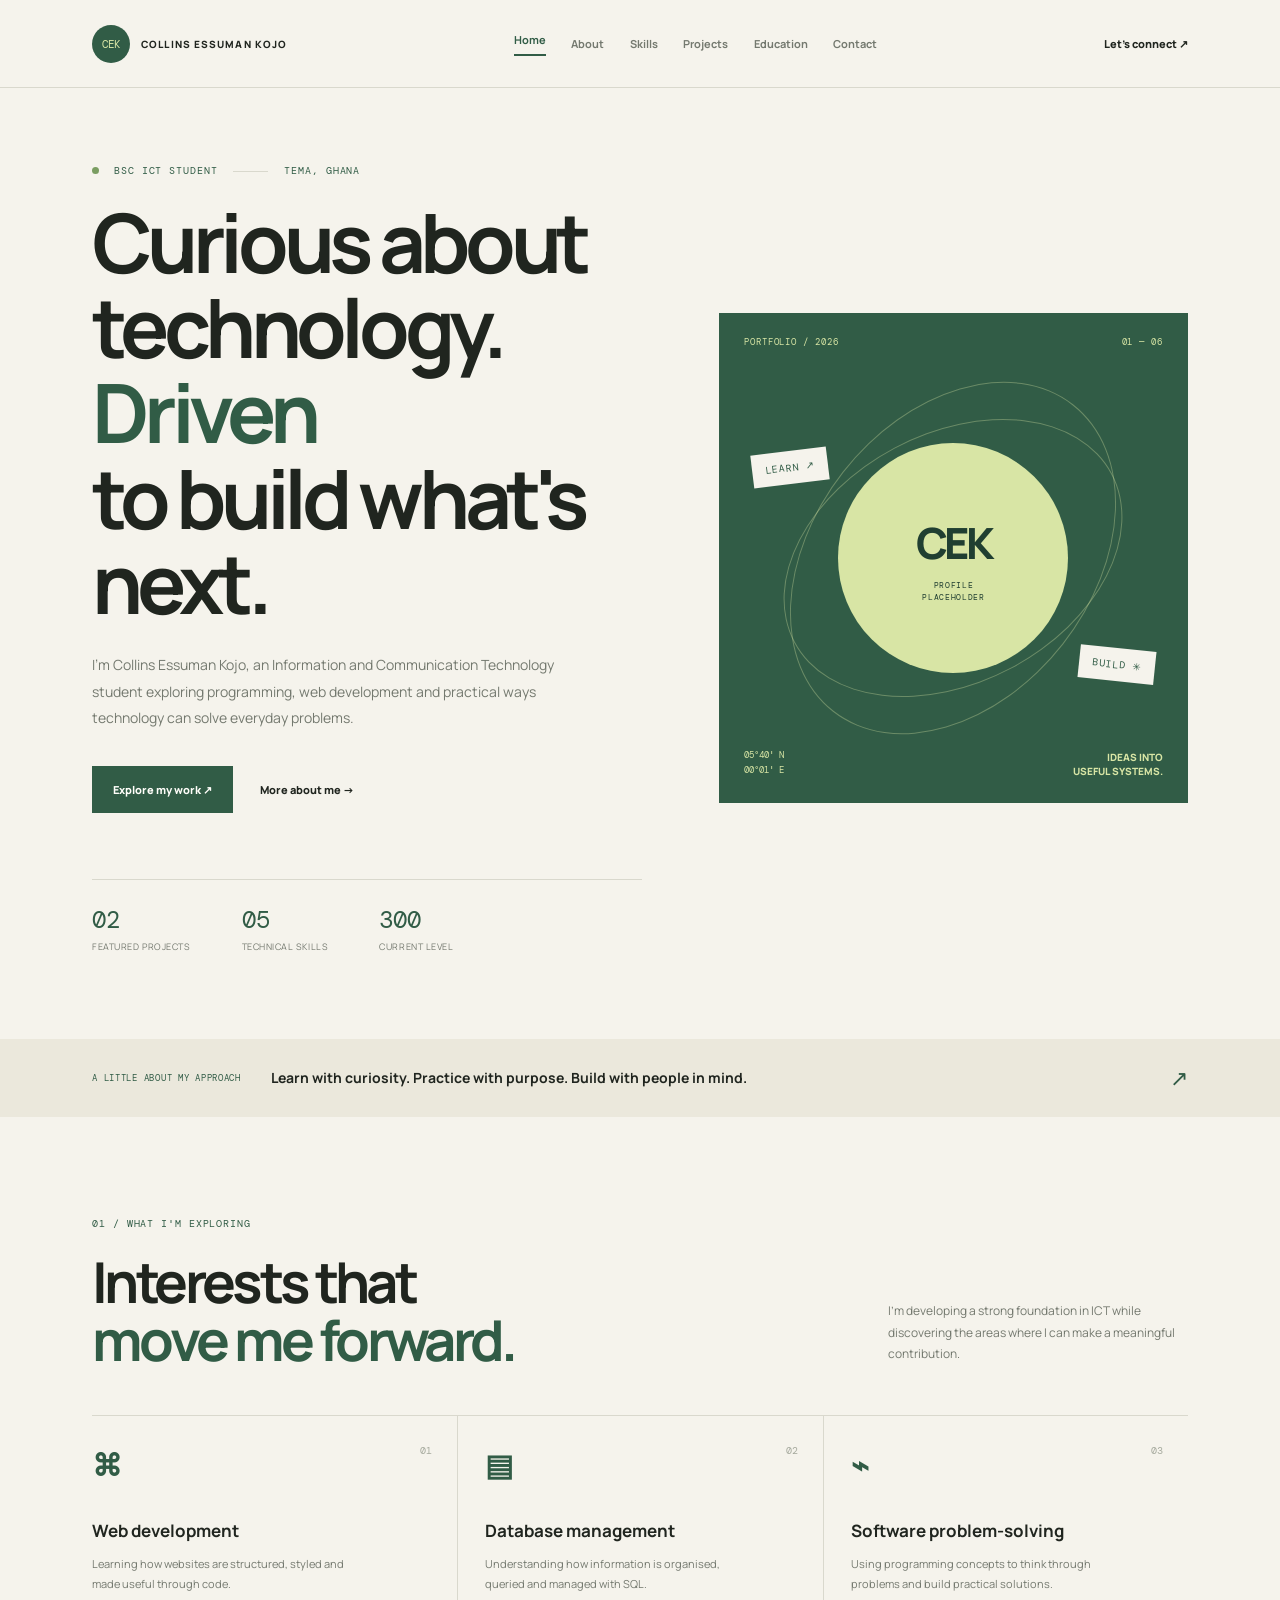
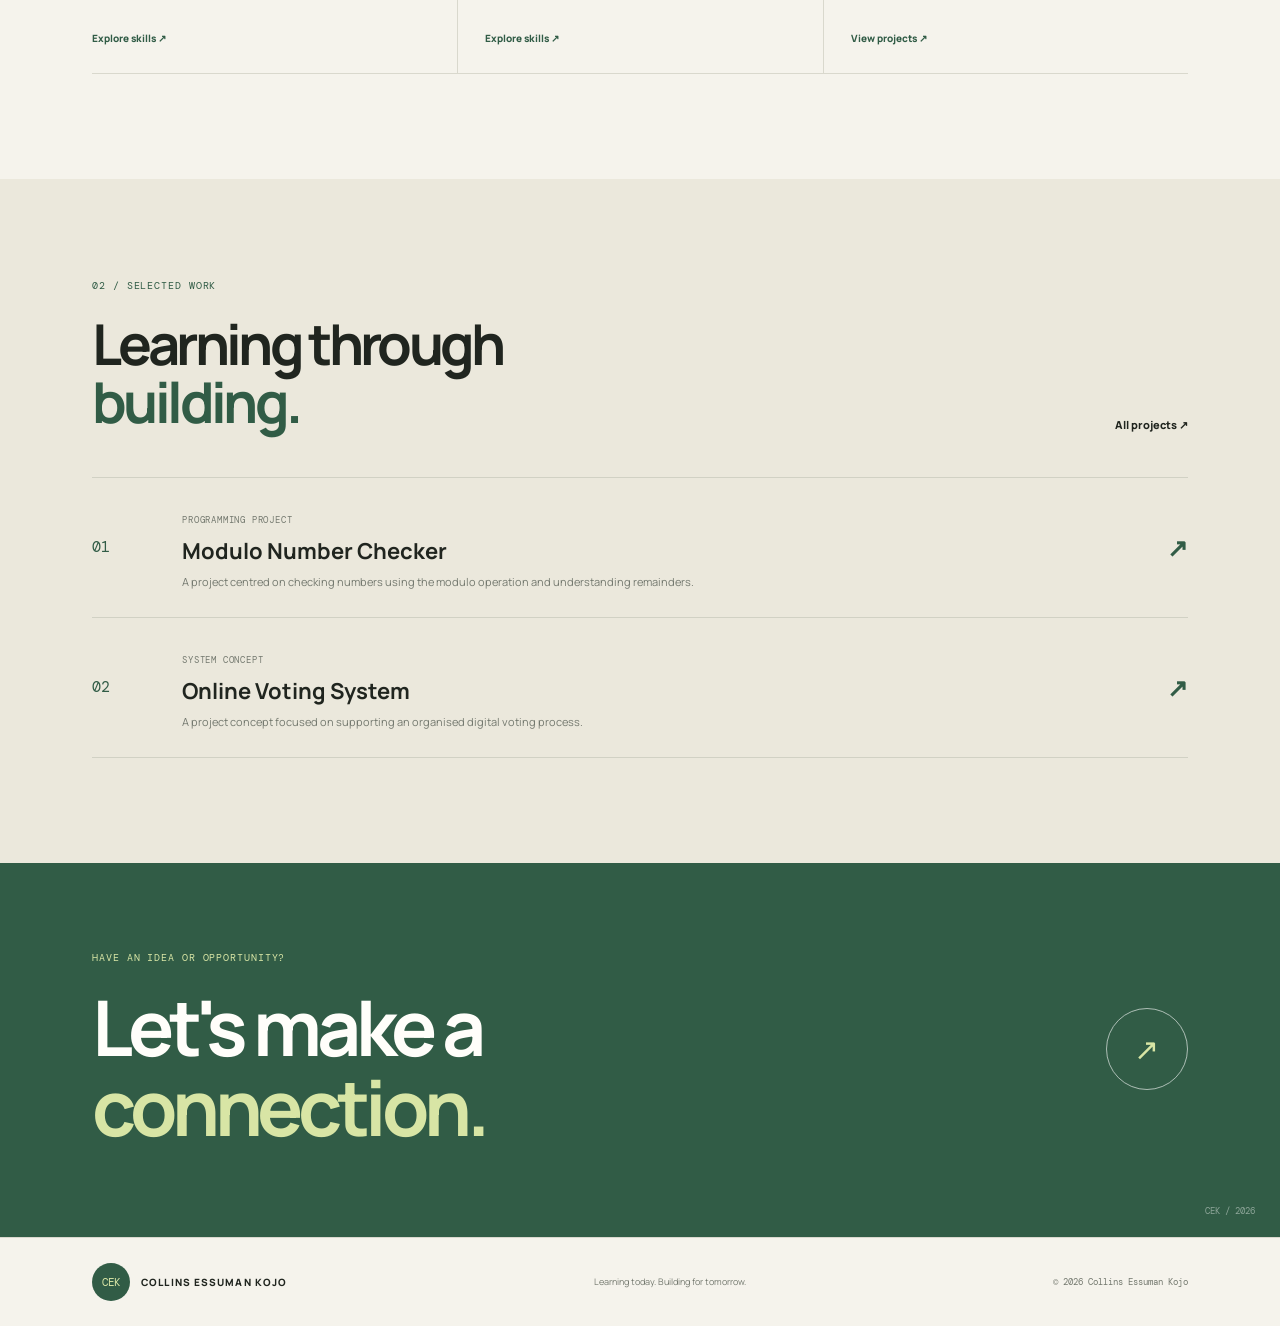
<file: index.html>
<!DOCTYPE html>
<html lang="en">
<head>
  <meta charset="UTF-8">
  <meta name="viewport" content="width=device-width, initial-scale=1.0">
  <meta name="description" content="Portfolio of Collins Essuman Kojo, BSc ICT student in Tema, Ghana.">
  <title>Collins Essuman Kojo | ICT Student</title>
  <link rel="preconnect" href="https://fonts.googleapis.com">
  <link rel="preconnect" href="https://fonts.gstatic.com" crossorigin>
  <link href="https://fonts.googleapis.com/css2?family=DM+Mono:wght@400;500&family=Manrope:wght@400;500;600;700;800&display=swap" rel="stylesheet">
  <link rel="stylesheet" href="styles.css">
  <script src="script.js" defer></script>
</head>
<body>
  <div class="shell">
    <header class="header">
      <a class="brand" href="index.html"><span class="brand-mark">CEK</span><span>COLLINS ESSUMAN KOJO</span></a>
      <button class="menu-toggle" aria-label="Open navigation" aria-expanded="false"><span></span><span></span></button>
      <nav class="nav" aria-label="Main navigation">
        <a class="active" href="index.html">Home</a><a href="about.html">About</a><a href="skills.html">Skills</a><a href="projects.html">Projects</a><a href="education.html">Education</a><a href="contact.html">Contact</a>
      </nav>
      <a class="header-link" href="contact.html">Let's connect ↗</a>
    </header>

    <main>
      <section class="hero section-pad">
        <div class="hero-copy">
          <p class="eyebrow"><span class="dot"></span> BSC ICT STUDENT <span class="rule"></span> TEMA, GHANA</p>
          <h1>Curious about<br>technology. <em>Driven</em><br>to build what's next.</h1>
          <p class="lead">I'm Collins Essuman Kojo, an Information and Communication Technology student exploring programming, web development and practical ways technology can solve everyday problems.</p>
          <div class="actions"><a class="button" href="projects.html">Explore my work ↗</a><a class="simple-link" href="about.html">More about me →</a></div>
          <div class="stats"><div><strong>02</strong><span>Featured projects</span></div><div><strong>05</strong><span>Technical skills</span></div><div><strong>300</strong><span>Current level</span></div></div>
        </div>
        <div class="hero-art" aria-label="Abstract profile placeholder">
          <div class="art-top"><span>PORTFOLIO / 2026</span><span>01 — 06</span></div>
          <div class="orbit orbit-a"></div><div class="orbit orbit-b"></div>
          <div class="avatar"><strong>CEK</strong><span>PROFILE<br>PLACEHOLDER</span></div>
          <span class="floating-tag tag-a">LEARN ↗</span><span class="floating-tag tag-b">BUILD ✳</span>
          <span class="coordinates">05°40' N<br>00°01' E</span><span class="art-caption">IDEAS INTO<br>USEFUL SYSTEMS.</span>
        </div>
      </section>

      <section class="intro-strip"><span>A LITTLE ABOUT MY APPROACH</span><p>Learn with curiosity. Practice with purpose. Build with people in mind.</p><a href="about.html">↗</a></section>

      <section class="section-pad content-section">
        <div class="section-heading"><div><p class="eyebrow">01 / WHAT I'M EXPLORING</p><h2>Interests that<br><em>move me forward.</em></h2></div><p class="section-note">I'm developing a strong foundation in ICT while discovering the areas where I can make a meaningful contribution.</p></div>
        <div class="interest-grid">
          <article><span class="index">01</span><b class="symbol">⌘</b><h3>Web development</h3><p>Learning how websites are structured, styled and made useful through code.</p><a href="skills.html">Explore skills ↗</a></article>
          <article><span class="index">02</span><b class="symbol">▤</b><h3>Database management</h3><p>Understanding how information is organised, queried and managed with SQL.</p><a href="skills.html">Explore skills ↗</a></article>
          <article><span class="index">03</span><b class="symbol">⌁</b><h3>Software problem-solving</h3><p>Using programming concepts to think through problems and build practical solutions.</p><a href="projects.html">View projects ↗</a></article>
        </div>
      </section>

      <section class="section-pad work-preview">
        <div class="section-heading"><div><p class="eyebrow">02 / SELECTED WORK</p><h2>Learning through<br><em>building.</em></h2></div><a class="simple-link" href="projects.html">All projects ↗</a></div>
        <a class="work-row" href="projects.html"><span>01</span><div><small>PROGRAMMING PROJECT</small><h3>Modulo Number Checker</h3><p>A project centred on checking numbers using the modulo operation and understanding remainders.</p></div><b>↗</b></a>
        <a class="work-row" href="projects.html"><span>02</span><div><small>SYSTEM CONCEPT</small><h3>Online Voting System</h3><p>A project concept focused on supporting an organised digital voting process.</p></div><b>↗</b></a>
      </section>

      <section class="contact-banner section-pad"><div><p class="eyebrow">HAVE AN IDEA OR OPPORTUNITY?</p><h2>Let's make a<br><em>connection.</em></h2></div><a class="round-link" href="contact.html">↗</a><span>CEK / 2026</span></section>
    </main>
    <footer class="footer"><a class="brand" href="index.html"><span class="brand-mark">CEK</span><span>COLLINS ESSUMAN KOJO</span></a><p>Learning today. Building for tomorrow.</p><small>© <span data-year></span> Collins Essuman Kojo</small></footer>
  </div>
</body>
</html>
</file>
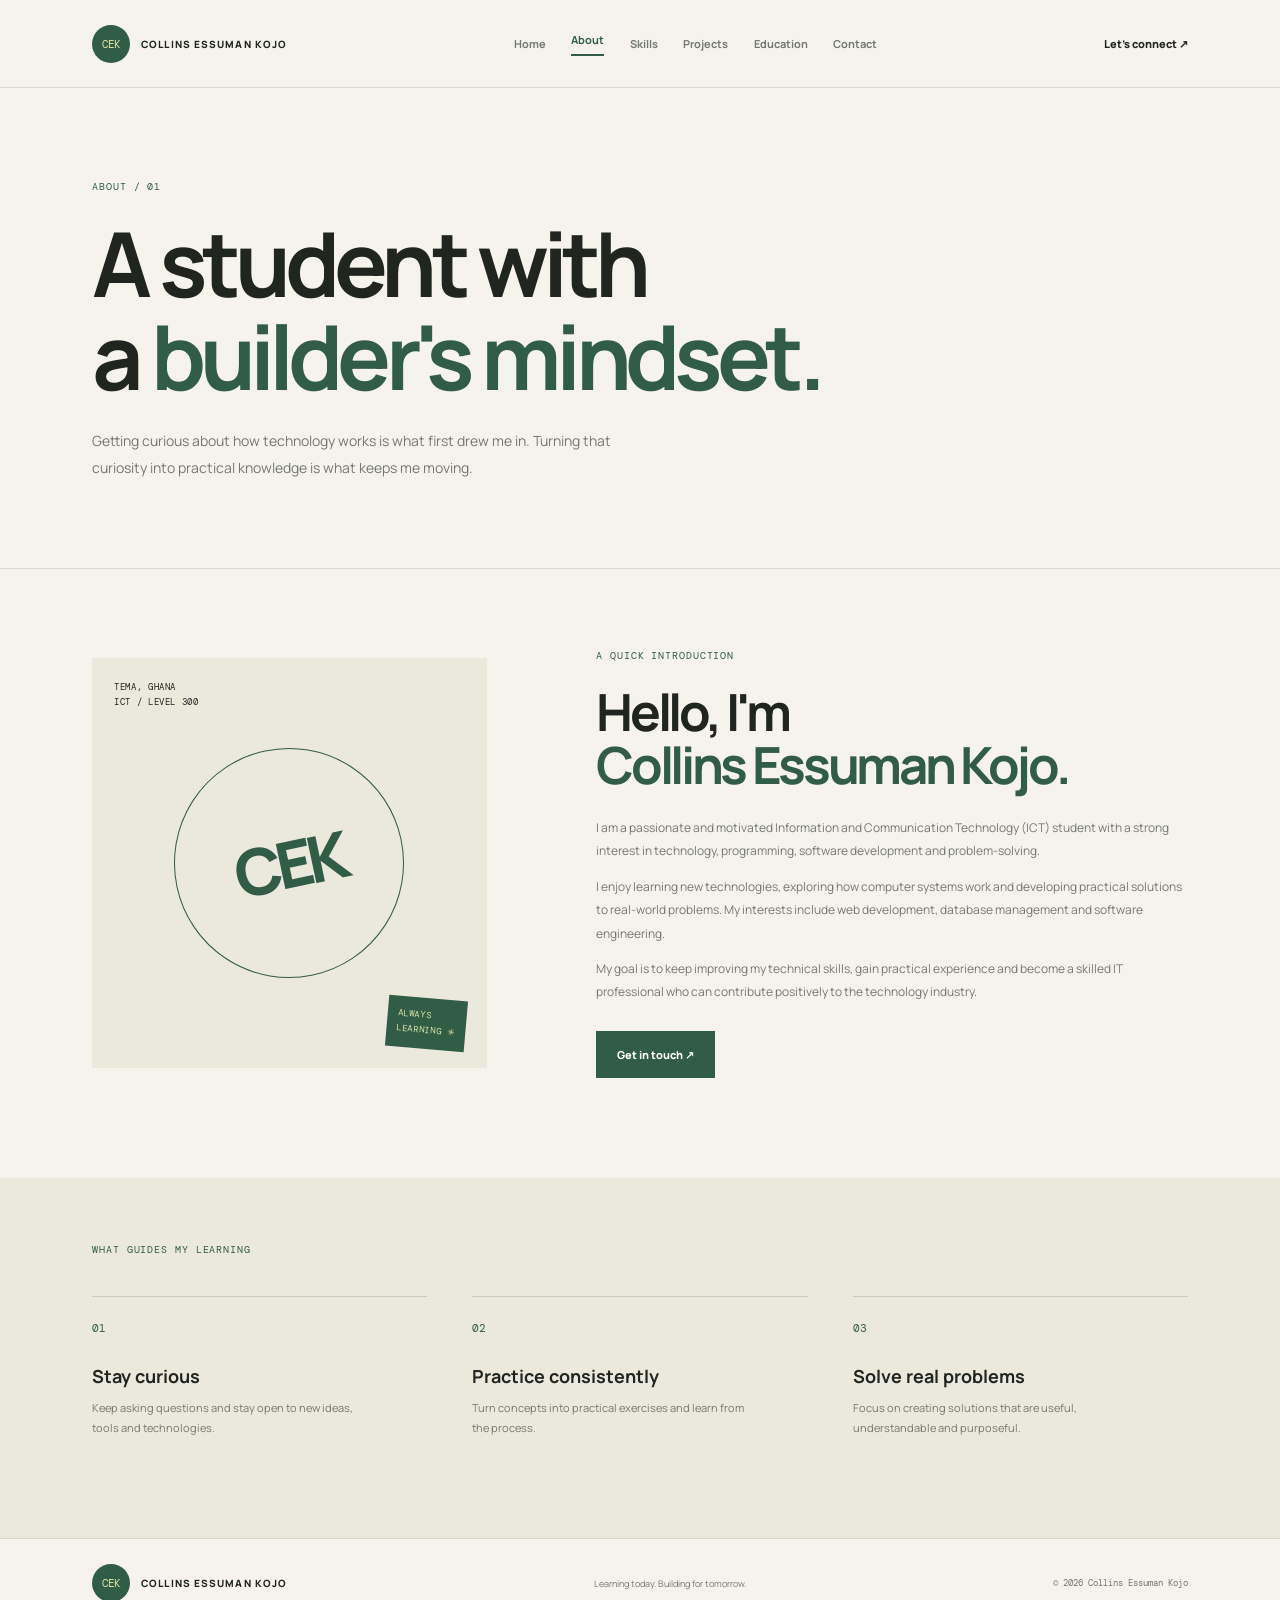
<file: about.html>
<!DOCTYPE html>
<html lang="en">
<head><meta charset="UTF-8"><meta name="viewport" content="width=device-width, initial-scale=1.0"><title>About | Collins Essuman Kojo</title><link rel="preconnect" href="https://fonts.googleapis.com"><link rel="preconnect" href="https://fonts.gstatic.com" crossorigin><link href="https://fonts.googleapis.com/css2?family=DM+Mono:wght@400;500&family=Manrope:wght@400;500;600;700;800&display=swap" rel="stylesheet"><link rel="stylesheet" href="styles.css"><script src="script.js" defer></script></head>
<body><div class="shell"><header class="header"><a class="brand" href="index.html"><span class="brand-mark">CEK</span><span>COLLINS ESSUMAN KOJO</span></a><button class="menu-toggle" aria-label="Open navigation" aria-expanded="false"><span></span><span></span></button><nav class="nav"><a href="index.html">Home</a><a class="active" href="about.html">About</a><a href="skills.html">Skills</a><a href="projects.html">Projects</a><a href="education.html">Education</a><a href="contact.html">Contact</a></nav><a class="header-link" href="contact.html">Let's connect ↗</a></header>
<main><section class="page-hero section-pad"><p class="eyebrow">ABOUT / 01</p><h1>A student with<br>a <em>builder's mindset.</em></h1><p class="lead">Getting curious about how technology works is what first drew me in. Turning that curiosity into practical knowledge is what keeps me moving.</p></section>
<section class="about-layout section-pad"><div class="about-art"><div class="monogram">CEK</div><span>TEMA, GHANA<br>ICT / LEVEL 300</span><b>ALWAYS<br>LEARNING ✳</b></div><div class="about-copy"><p class="eyebrow">A QUICK INTRODUCTION</p><h2>Hello, I'm<br><em>Collins Essuman Kojo.</em></h2><p>I am a passionate and motivated Information and Communication Technology (ICT) student with a strong interest in technology, programming, software development and problem-solving.</p><p>I enjoy learning new technologies, exploring how computer systems work and developing practical solutions to real-world problems. My interests include web development, database management and software engineering.</p><p>My goal is to keep improving my technical skills, gain practical experience and become a skilled IT professional who can contribute positively to the technology industry.</p><a class="button" href="contact.html">Get in touch ↗</a></div></section>
<section class="values section-pad"><p class="eyebrow">WHAT GUIDES MY LEARNING</p><div class="values-grid"><article><span>01</span><h3>Stay curious</h3><p>Keep asking questions and stay open to new ideas, tools and technologies.</p></article><article><span>02</span><h3>Practice consistently</h3><p>Turn concepts into practical exercises and learn from the process.</p></article><article><span>03</span><h3>Solve real problems</h3><p>Focus on creating solutions that are useful, understandable and purposeful.</p></article></div></section></main>
<footer class="footer"><a class="brand" href="index.html"><span class="brand-mark">CEK</span><span>COLLINS ESSUMAN KOJO</span></a><p>Learning today. Building for tomorrow.</p><small>© <span data-year></span> Collins Essuman Kojo</small></footer></div></body></html>
</file>
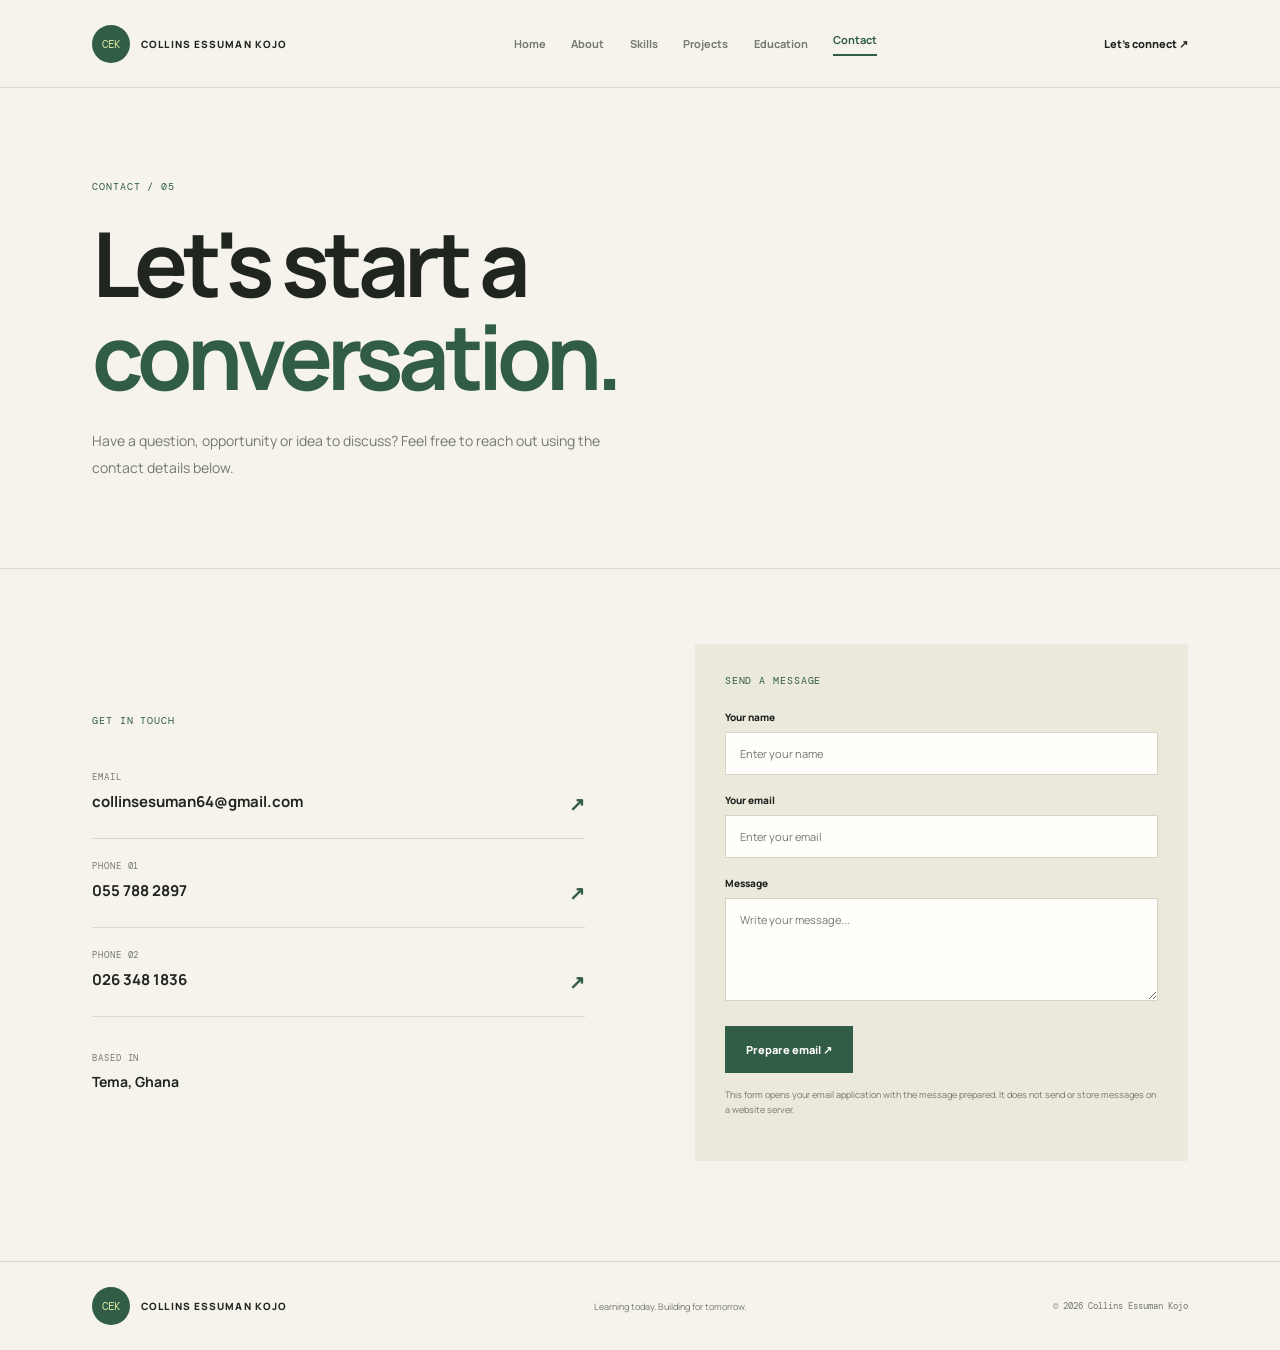
<file: contact.html>
<!DOCTYPE html>
<html lang="en">
<head><meta charset="UTF-8"><meta name="viewport" content="width=device-width, initial-scale=1.0"><title>Contact | Collins Essuman Kojo</title><link rel="preconnect" href="https://fonts.googleapis.com"><link rel="preconnect" href="https://fonts.gstatic.com" crossorigin><link href="https://fonts.googleapis.com/css2?family=DM+Mono:wght@400;500&family=Manrope:wght@400;500;600;700;800&display=swap" rel="stylesheet"><link rel="stylesheet" href="styles.css"><script src="script.js" defer></script></head>
<body><div class="shell"><header class="header"><a class="brand" href="index.html"><span class="brand-mark">CEK</span><span>COLLINS ESSUMAN KOJO</span></a><button class="menu-toggle" aria-label="Open navigation" aria-expanded="false"><span></span><span></span></button><nav class="nav"><a href="index.html">Home</a><a href="about.html">About</a><a href="skills.html">Skills</a><a href="projects.html">Projects</a><a href="education.html">Education</a><a class="active" href="contact.html">Contact</a></nav><a class="header-link" href="contact.html">Let's connect ↗</a></header>
<main><section class="page-hero section-pad"><p class="eyebrow">CONTACT / 05</p><h1>Let's start a<br><em>conversation.</em></h1><p class="lead">Have a question, opportunity or idea to discuss? Feel free to reach out using the contact details below.</p></section>
<section class="contact-layout section-pad"><div class="contact-details"><p class="eyebrow">GET IN TOUCH</p><a class="contact-method" href="mailto:collinsesuman64@gmail.com"><span>EMAIL</span><strong>collinsesuman64@gmail.com</strong><b>↗</b></a><a class="contact-method" href="tel:+233557882897"><span>PHONE 01</span><strong>055 788 2897</strong><b>↗</b></a><a class="contact-method" href="tel:+233263481836"><span>PHONE 02</span><strong>026 348 1836</strong><b>↗</b></a><div class="location"><span>BASED IN</span><strong>Tema, Ghana</strong></div></div>
<form class="contact-form" id="contact-form"><p class="eyebrow">SEND A MESSAGE</p><label for="sender-name">Your name</label><input id="sender-name" name="name" type="text" placeholder="Enter your name" required><label for="sender-email">Your email</label><input id="sender-email" name="email" type="email" placeholder="Enter your email" required><label for="sender-message">Message</label><textarea id="sender-message" name="message" rows="5" placeholder="Write your message..." required></textarea><button class="button" type="submit">Prepare email ↗</button><p class="form-note">This form opens your email application with the message prepared. It does not send or store messages on a website server.</p><p class="form-status" id="form-status" aria-live="polite"></p></form></section></main>
<footer class="footer"><a class="brand" href="index.html"><span class="brand-mark">CEK</span><span>COLLINS ESSUMAN KOJO</span></a><p>Learning today. Building for tomorrow.</p><small>© <span data-year></span> Collins Essuman Kojo</small></footer></div></body></html>
</file>
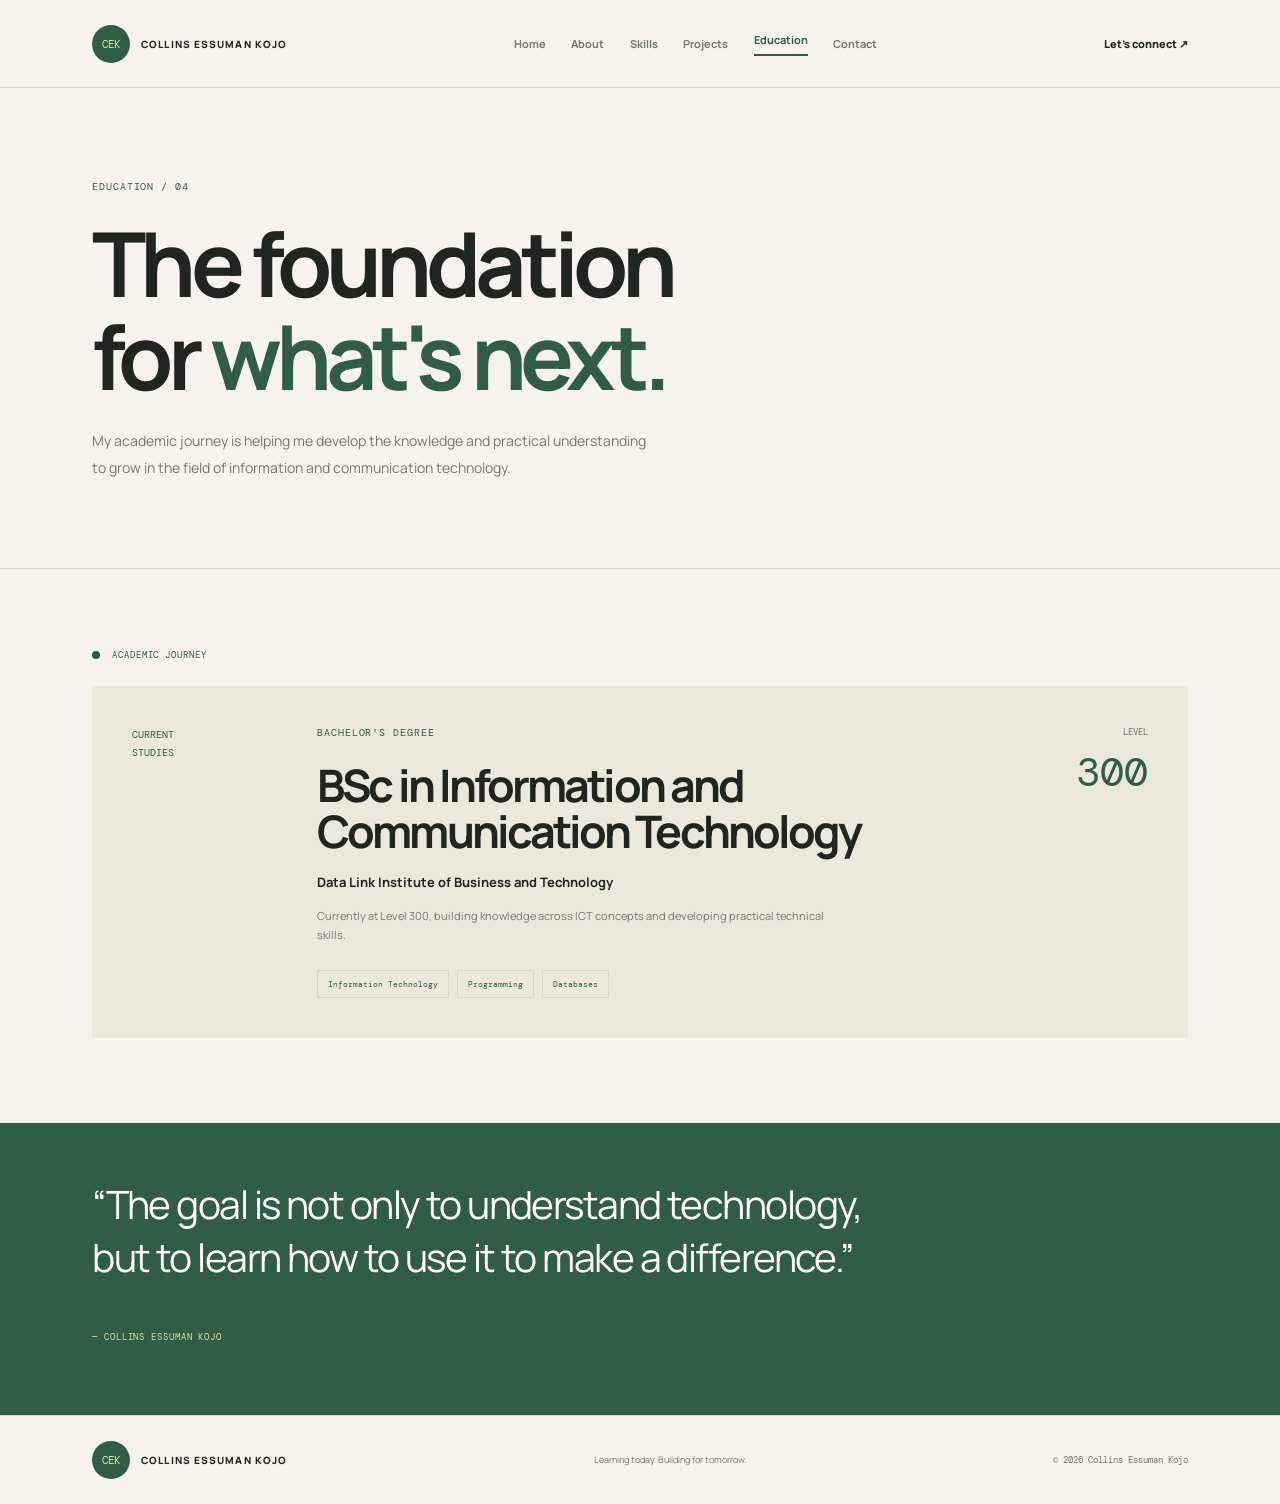
<file: education.html>
<!DOCTYPE html>
<html lang="en">
<head><meta charset="UTF-8"><meta name="viewport" content="width=device-width, initial-scale=1.0"><title>Education | Collins Essuman Kojo</title><link rel="preconnect" href="https://fonts.googleapis.com"><link rel="preconnect" href="https://fonts.gstatic.com" crossorigin><link href="https://fonts.googleapis.com/css2?family=DM+Mono:wght@400;500&family=Manrope:wght@400;500;600;700;800&display=swap" rel="stylesheet"><link rel="stylesheet" href="styles.css"><script src="script.js" defer></script></head>
<body><div class="shell"><header class="header"><a class="brand" href="index.html"><span class="brand-mark">CEK</span><span>COLLINS ESSUMAN KOJO</span></a><button class="menu-toggle" aria-label="Open navigation" aria-expanded="false"><span></span><span></span></button><nav class="nav"><a href="index.html">Home</a><a href="about.html">About</a><a href="skills.html">Skills</a><a href="projects.html">Projects</a><a class="active" href="education.html">Education</a><a href="contact.html">Contact</a></nav><a class="header-link" href="contact.html">Let's connect ↗</a></header>
<main><section class="page-hero section-pad"><p class="eyebrow">EDUCATION / 04</p><h1>The foundation<br>for <em>what's next.</em></h1><p class="lead">My academic journey is helping me develop the knowledge and practical understanding to grow in the field of information and communication technology.</p></section>
<section class="education section-pad"><div class="timeline-label"><span></span> ACADEMIC JOURNEY</div><article class="education-card"><div class="study-date">CURRENT<br>STUDIES</div><div><p class="eyebrow">BACHELOR'S DEGREE</p><h2>BSc in Information and<br>Communication Technology</h2><h3>Data Link Institute of Business and Technology</h3><p>Currently at Level 300, building knowledge across ICT concepts and developing practical technical skills.</p><div class="tags"><span>Information Technology</span><span>Programming</span><span>Databases</span></div></div><div class="level">LEVEL<strong>300</strong></div></article></section>
<section class="quote section-pad"><p>“The goal is not only to understand technology, but to learn how to use it to make a difference.”</p><small>— COLLINS ESSUMAN KOJO</small></section></main>
<footer class="footer"><a class="brand" href="index.html"><span class="brand-mark">CEK</span><span>COLLINS ESSUMAN KOJO</span></a><p>Learning today. Building for tomorrow.</p><small>© <span data-year></span> Collins Essuman Kojo</small></footer></div></body></html>
</file>
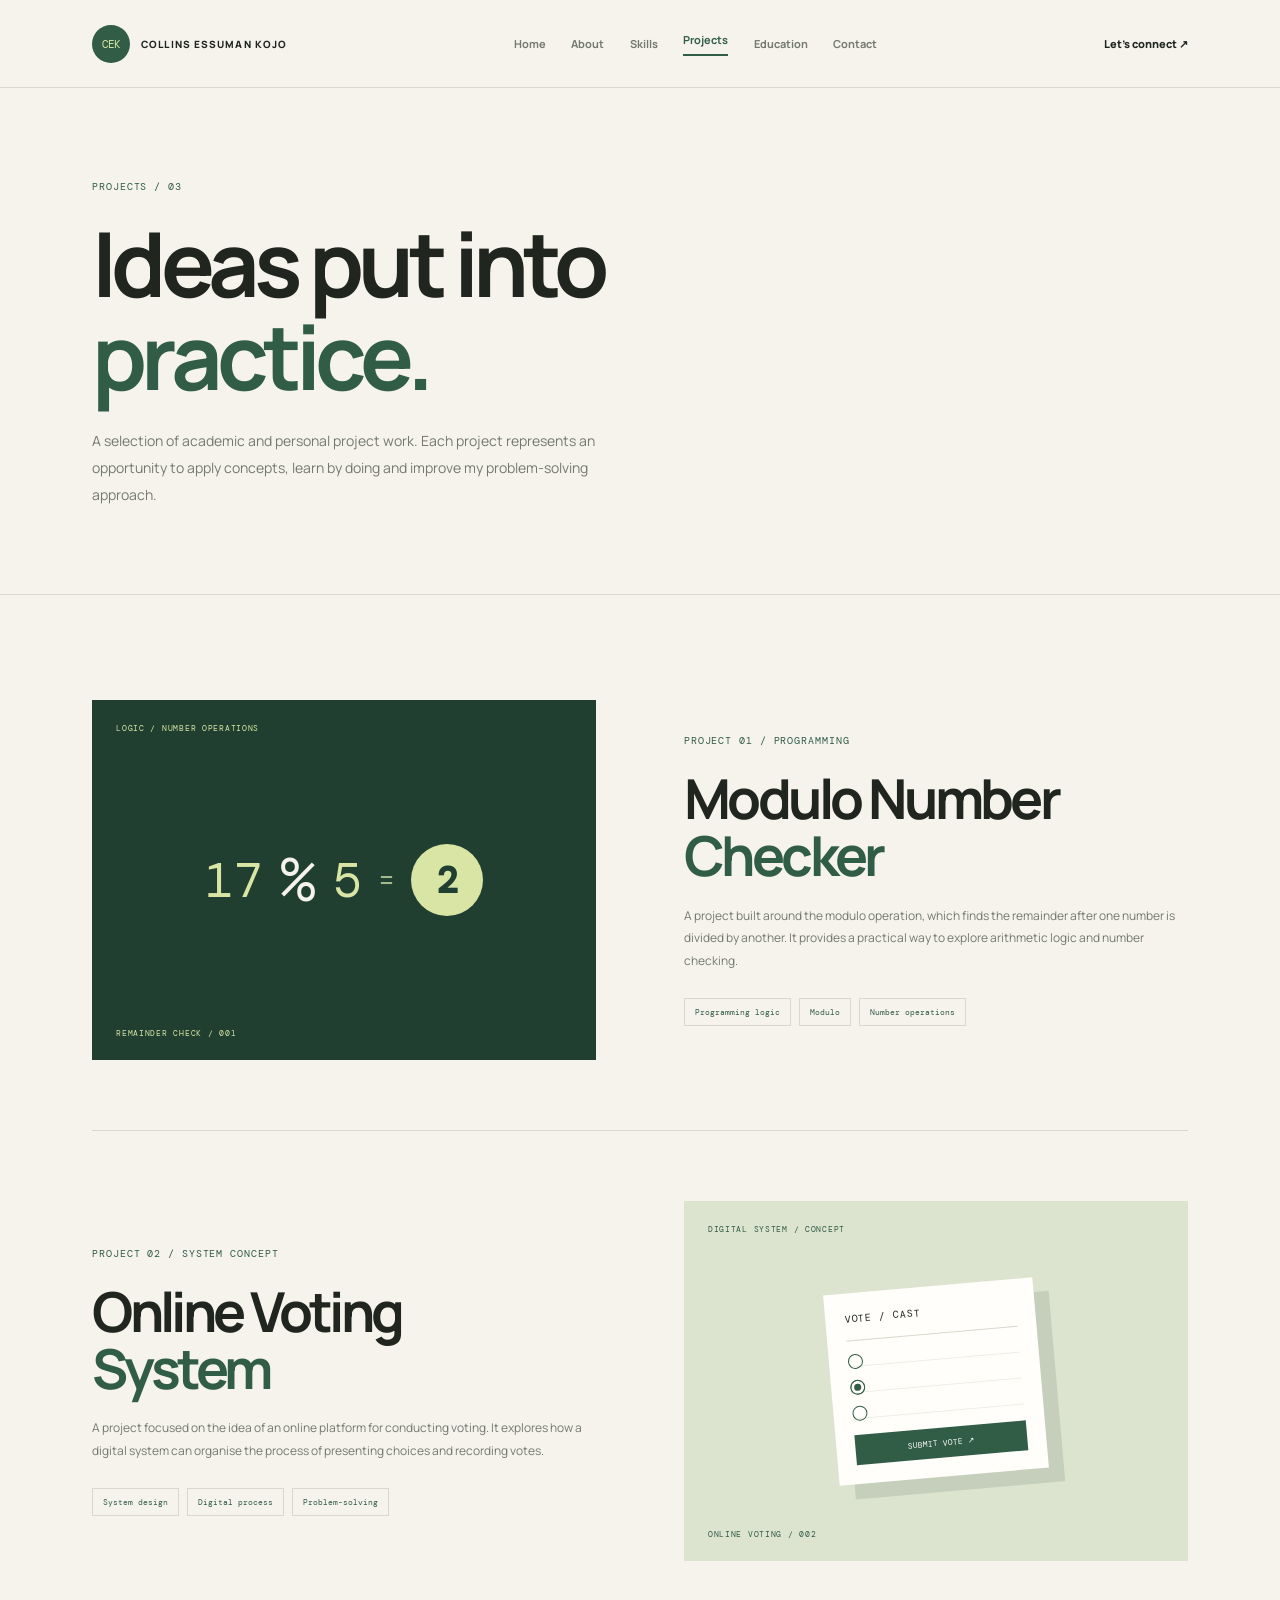
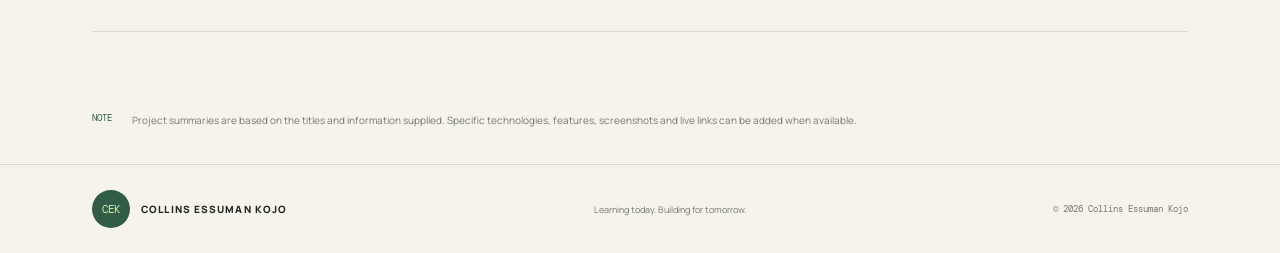
<file: projects.html>
<!DOCTYPE html>
<html lang="en">
<head><meta charset="UTF-8"><meta name="viewport" content="width=device-width, initial-scale=1.0"><title>Projects | Collins Essuman Kojo</title><link rel="preconnect" href="https://fonts.googleapis.com"><link rel="preconnect" href="https://fonts.gstatic.com" crossorigin><link href="https://fonts.googleapis.com/css2?family=DM+Mono:wght@400;500&family=Manrope:wght@400;500;600;700;800&display=swap" rel="stylesheet"><link rel="stylesheet" href="styles.css"><script src="script.js" defer></script></head>
<body><div class="shell"><header class="header"><a class="brand" href="index.html"><span class="brand-mark">CEK</span><span>COLLINS ESSUMAN KOJO</span></a><button class="menu-toggle" aria-label="Open navigation" aria-expanded="false"><span></span><span></span></button><nav class="nav"><a href="index.html">Home</a><a href="about.html">About</a><a href="skills.html">Skills</a><a class="active" href="projects.html">Projects</a><a href="education.html">Education</a><a href="contact.html">Contact</a></nav><a class="header-link" href="contact.html">Let's connect ↗</a></header>
<main><section class="page-hero section-pad"><p class="eyebrow">PROJECTS / 03</p><h1>Ideas put into<br><em>practice.</em></h1><p class="lead">A selection of academic and personal project work. Each project represents an opportunity to apply concepts, learn by doing and improve my problem-solving approach.</p></section>
<section class="projects section-pad"><article class="project-feature"><div class="project-art modulo"><small>LOGIC / NUMBER OPERATIONS</small><div class="equation"><span>17</span><b>%</b><span>5</span><i>=</i><strong>2</strong></div><label>REMAINDER CHECK / 001</label></div><div class="project-copy"><p class="eyebrow">PROJECT 01 / PROGRAMMING</p><h2>Modulo Number<br><em>Checker</em></h2><p>A project built around the modulo operation, which finds the remainder after one number is divided by another. It provides a practical way to explore arithmetic logic and number checking.</p><div class="tags"><span>Programming logic</span><span>Modulo</span><span>Number operations</span></div></div></article>
<article class="project-feature reverse"><div class="project-art voting"><small>DIGITAL SYSTEM / CONCEPT</small><div class="ballot"><b>VOTE / CAST</b><i></i><i class="selected"></i><i></i><strong>SUBMIT VOTE ↗</strong></div><label>ONLINE VOTING / 002</label></div><div class="project-copy"><p class="eyebrow">PROJECT 02 / SYSTEM CONCEPT</p><h2>Online Voting<br><em>System</em></h2><p>A project focused on the idea of an online platform for conducting voting. It explores how a digital system can organise the process of presenting choices and recording votes.</p><div class="tags"><span>System design</span><span>Digital process</span><span>Problem-solving</span></div></div></article></section>
<section class="project-note section-pad"><b>NOTE</b><p>Project summaries are based on the titles and information supplied. Specific technologies, features, screenshots and live links can be added when available.</p></section></main>
<footer class="footer"><a class="brand" href="index.html"><span class="brand-mark">CEK</span><span>COLLINS ESSUMAN KOJO</span></a><p>Learning today. Building for tomorrow.</p><small>© <span data-year></span> Collins Essuman Kojo</small></footer></div></body></html>
</file>
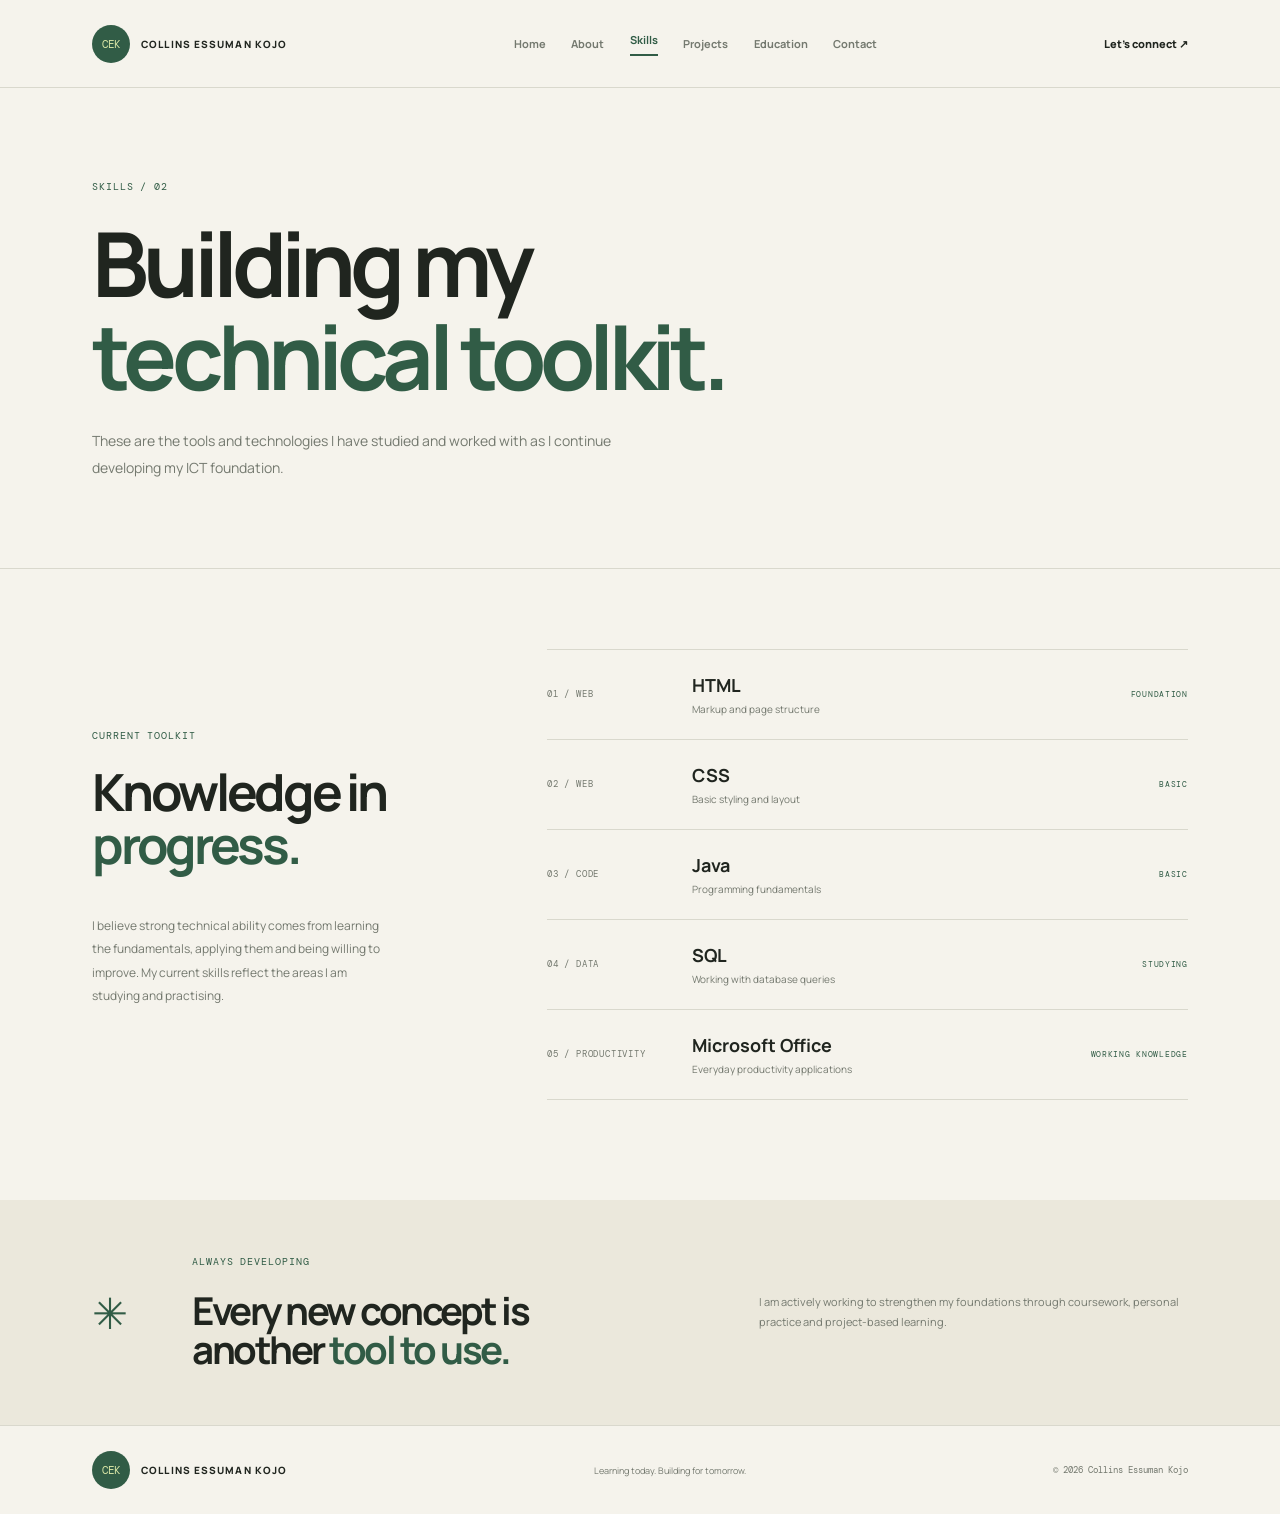
<file: skills.html>
<!DOCTYPE html>
<html lang="en">
<head><meta charset="UTF-8"><meta name="viewport" content="width=device-width, initial-scale=1.0"><title>Skills | Collins Essuman Kojo</title><link rel="preconnect" href="https://fonts.googleapis.com"><link rel="preconnect" href="https://fonts.gstatic.com" crossorigin><link href="https://fonts.googleapis.com/css2?family=DM+Mono:wght@400;500&family=Manrope:wght@400;500;600;700;800&display=swap" rel="stylesheet"><link rel="stylesheet" href="styles.css"><script src="script.js" defer></script></head>
<body><div class="shell"><header class="header"><a class="brand" href="index.html"><span class="brand-mark">CEK</span><span>COLLINS ESSUMAN KOJO</span></a><button class="menu-toggle" aria-label="Open navigation" aria-expanded="false"><span></span><span></span></button><nav class="nav"><a href="index.html">Home</a><a href="about.html">About</a><a class="active" href="skills.html">Skills</a><a href="projects.html">Projects</a><a href="education.html">Education</a><a href="contact.html">Contact</a></nav><a class="header-link" href="contact.html">Let's connect ↗</a></header>
<main><section class="page-hero section-pad"><p class="eyebrow">SKILLS / 02</p><h1>Building my<br><em>technical toolkit.</em></h1><p class="lead">These are the tools and technologies I have studied and worked with as I continue developing my ICT foundation.</p></section>
<section class="skills-layout section-pad"><div><p class="eyebrow">CURRENT TOOLKIT</p><h2>Knowledge in<br><em>progress.</em></h2><p class="muted-copy">I believe strong technical ability comes from learning the fundamentals, applying them and being willing to improve. My current skills reflect the areas I am studying and practising.</p></div><div class="skill-list"><article><small>01 / WEB</small><div><h3>HTML</h3><p>Markup and page structure</p></div><b>FOUNDATION</b></article><article><small>02 / WEB</small><div><h3>CSS</h3><p>Basic styling and layout</p></div><b>BASIC</b></article><article><small>03 / CODE</small><div><h3>Java</h3><p>Programming fundamentals</p></div><b>BASIC</b></article><article><small>04 / DATA</small><div><h3>SQL</h3><p>Working with database queries</p></div><b>STUDYING</b></article><article><small>05 / PRODUCTIVITY</small><div><h3>Microsoft Office</h3><p>Everyday productivity applications</p></div><b>WORKING KNOWLEDGE</b></article></div></section>
<section class="learning-note section-pad"><span>✳</span><div><p class="eyebrow">ALWAYS DEVELOPING</p><h2>Every new concept is<br>another <em>tool to use.</em></h2></div><p>I am actively working to strengthen my foundations through coursework, personal practice and project-based learning.</p></section></main>
<footer class="footer"><a class="brand" href="index.html"><span class="brand-mark">CEK</span><span>COLLINS ESSUMAN KOJO</span></a><p>Learning today. Building for tomorrow.</p><small>© <span data-year></span> Collins Essuman Kojo</small></footer></div></body></html>
</file>
<file: styles.css>
/* =========================================================
   COLLINS ESSUMAN KOJO — PORTFOLIO STYLES
   Visual direction: editorial, warm ivory and forest green
   ========================================================= */
:root {
  --paper: #f5f3ec;
  --paper-deep: #ebe8dc;
  --ink: #20251f;
  --muted: #74796f;
  --green: #315c46;
  --green-dark: #203f31;
  --lime: #d8e5a5;
  --line: #d9d8cd;
  --white: #fffefa;
  --mono: "DM Mono", monospace;
  --sans: "Manrope", Arial, sans-serif;
}
* { box-sizing: border-box; }
html { scroll-behavior: smooth; }
body { margin: 0; background: var(--paper); color: var(--ink); font-family: var(--sans); -webkit-font-smoothing: antialiased; }
a { color: inherit; text-decoration: none; }
button, input, textarea { font: inherit; }
.shell { width: min(1440px, 100%); margin: 0 auto; overflow: hidden; }
.section-pad { padding-left: clamp(24px, 7.2vw, 108px); padding-right: clamp(24px, 7.2vw, 108px); }

/* Header and navigation */
.header { min-height: 88px; padding: 0 clamp(24px, 7.2vw, 108px); display: flex; align-items: center; justify-content: space-between; gap: 24px; border-bottom: 1px solid var(--line); }
.brand { display: inline-flex; align-items: center; gap: 11px; flex-shrink: 0; font-size: 10px; font-weight: 800; letter-spacing: .11em; }
.brand-mark { width: 38px; height: 38px; display: grid; place-items: center; background: var(--green); color: var(--lime); border-radius: 50%; font: 11px var(--mono); letter-spacing: -1px; }
.nav { display: flex; align-items: center; gap: clamp(14px, 2vw, 29px); }
.nav a { color: var(--muted); font-size: 11px; font-weight: 700; }
.nav a:hover, .nav a.active { color: var(--green); }
.nav a.active::after { content: ""; display: block; height: 2px; background: var(--green); margin-top: 7px; }
.header-link { font-size: 11px; font-weight: 800; white-space: nowrap; }
.header-link:hover, .simple-link:hover { color: var(--green); }
.menu-toggle { display: none; border: 0; background: transparent; padding: 8px; }
.menu-toggle span { display: block; width: 23px; height: 2px; background: var(--ink); margin: 5px; }

/* Type and shared elements */
.eyebrow, .work-row small, .skill-list small, .skill-list article > b, .project-art small, .project-art label { color: var(--green); font: 10px var(--mono); letter-spacing: .09em; }
.eyebrow { margin: 0 0 23px; }
h1, h2, h3, p { margin-top: 0; }
h1, h2 { letter-spacing: -.065em; line-height: 1.04; }
h1 { font-size: clamp(48px, 6.4vw, 88px); font-weight: 700; margin-bottom: 26px; }
h2 { font-size: clamp(38px, 4.4vw, 60px); font-weight: 700; }
h1 em, h2 em { color: var(--green); font-style: normal; }
.lead { color: var(--muted); line-height: 1.9; font-size: 14px; max-width: 560px; }
.button { display: inline-flex; align-items: center; justify-content: center; gap: 22px; padding: 16px 21px; border: 0; background: var(--green); color: var(--white); font-size: 11px; font-weight: 800; cursor: pointer; transition: background .2s, transform .2s; }
.button:hover { background: var(--green-dark); transform: translateY(-2px); }
.simple-link { font-size: 11px; font-weight: 800; }

/* Home page */
.hero { display: grid; grid-template-columns: 1.08fr .92fr; gap: 7%; align-items: center; padding-top: 76px; padding-bottom: 86px; }
.dot { display: inline-block; width: 7px; height: 7px; border-radius: 50%; background: #7a9d61; margin-right: 8px; }
.rule { display: inline-block; width: 35px; height: 1px; background: var(--line); vertical-align: middle; margin: 0 9px; }
.hero-copy .lead { max-width: 510px; }
.actions { display: flex; align-items: center; gap: 27px; margin-top: 34px; }
.stats { display: flex; gap: clamp(23px, 4vw, 55px); margin-top: 66px; padding-top: 24px; border-top: 1px solid var(--line); }
.stats div { display: flex; flex-direction: column; gap: 5px; }
.stats strong { color: var(--green); font: 24px var(--mono); }
.stats span { color: var(--muted); font-size: 9px; text-transform: uppercase; letter-spacing: .06em; }
.hero-art { min-height: 490px; position: relative; overflow: hidden; display: grid; place-items: center; background: var(--green); color: var(--lime); }
.art-top { position: absolute; left: 25px; right: 25px; top: 23px; display: flex; justify-content: space-between; font: 9px var(--mono); letter-spacing: .1em; }
.orbit { position: absolute; border: 1px solid rgba(216,229,165,.34); border-radius: 50%; }
.orbit-a { width: 360px; height: 250px; transform: rotate(-28deg); }
.orbit-b { width: 280px; height: 390px; transform: rotate(38deg); }
.avatar { width: 230px; height: 230px; display: flex; flex-direction: column; align-items: center; justify-content: center; border: 1px solid rgba(216,229,165,.7); border-radius: 50%; background: var(--lime); color: var(--green-dark); z-index: 1; }
.avatar strong { font-size: 43px; font-weight: 800; letter-spacing: -.08em; }
.avatar span { margin-top: 7px; font: 8px var(--mono); text-align: center; line-height: 1.5; letter-spacing: .08em; }
.floating-tag { position: absolute; z-index: 2; padding: 10px 13px; background: var(--paper); color: var(--green); font: 10px var(--mono); letter-spacing: .08em; }
.tag-a { top: 28%; left: 7%; transform: rotate(-7deg); }
.tag-b { bottom: 25%; right: 7%; transform: rotate(6deg); }
.coordinates { position: absolute; bottom: 25px; left: 25px; font: 9px var(--mono); line-height: 1.7; }
.art-caption { position: absolute; right: 25px; bottom: 25px; font-size: 10px; font-weight: 800; line-height: 1.4; text-align: right; }
.intro-strip { display: flex; align-items: center; gap: 30px; padding: 24px clamp(24px, 7.2vw, 108px); background: var(--paper-deep); }
.intro-strip > span { color: var(--green); font: 9px var(--mono); letter-spacing: .08em; white-space: nowrap; }
.intro-strip p { margin: 0; font-size: 14px; font-weight: 700; }
.intro-strip a { margin-left: auto; color: var(--green); font-size: 22px; }
.content-section, .work-preview { padding-top: 100px; padding-bottom: 105px; }
.section-heading { display: flex; justify-content: space-between; align-items: end; gap: 30px; margin-bottom: 45px; }
.section-heading h2 { margin-bottom: 0; }
.section-note { max-width: 300px; color: var(--muted); font-size: 12px; line-height: 1.8; margin-bottom: 5px; }
.interest-grid { display: grid; grid-template-columns: repeat(3, 1fr); border-top: 1px solid var(--line); border-bottom: 1px solid var(--line); }
.interest-grid article { position: relative; min-height: 250px; padding: 28px 27px 26px 0; }
.interest-grid article + article { border-left: 1px solid var(--line); padding-left: 27px; }
.index { position: absolute; top: 28px; right: 25px; color: #a5a99d; font: 10px var(--mono); }
.symbol { display: block; color: var(--green); font-size: 30px; margin-bottom: 34px; }
.interest-grid h3 { font-size: 17px; margin-bottom: 12px; }
.interest-grid p { color: var(--muted); font-size: 11px; line-height: 1.8; max-width: 260px; min-height: 60px; }
.interest-grid a { color: var(--green); font-size: 10px; font-weight: 800; }
.work-preview { background: var(--paper-deep); }
.work-row { display: grid; grid-template-columns: 65px 1fr 45px; align-items: center; gap: 25px; padding: 28px 0; border-top: 1px solid #d1d1c4; }
.work-row:last-child { border-bottom: 1px solid #d1d1c4; }
.work-row > span { color: var(--green); font: 15px var(--mono); }
.work-row small { color: var(--muted); font-size: 9px; }
.work-row h3 { font-size: 22px; margin: 8px 0; }
.work-row p { color: var(--muted); font-size: 11px; margin: 0; }
.work-row > b { color: var(--green); font-size: 25px; text-align: right; }
.contact-banner { position: relative; display: flex; align-items: center; justify-content: space-between; padding-top: 88px; padding-bottom: 90px; background: var(--green); color: var(--white); }
.contact-banner .eyebrow { color: var(--lime); }
.contact-banner h2 { margin: 0; font-size: clamp(48px, 6vw, 78px); }
.contact-banner h2 em { color: var(--lime); }
.round-link { display: grid; place-items: center; width: 82px; height: 82px; border: 1px solid rgba(255,255,255,.6); border-radius: 50%; color: var(--lime); font-size: 30px; }
.contact-banner > span { position: absolute; right: 25px; bottom: 20px; color: rgba(255,255,255,.45); font: 9px var(--mono); }

/* Inner pages */
.page-hero { padding-top: 92px; padding-bottom: 72px; border-bottom: 1px solid var(--line); }
.page-hero h1 { font-size: clamp(52px, 7vw, 91px); }
.about-layout, .skills-layout, .contact-layout { display: grid; grid-template-columns: .8fr 1.2fr; gap: 10%; align-items: center; padding-top: 80px; padding-bottom: 100px; }
.about-art { min-height: 410px; background: var(--paper-deep); position: relative; display: grid; place-items: center; overflow: hidden; }
.monogram { width: 230px; height: 230px; display: grid; place-items: center; border: 1px solid var(--green); border-radius: 50%; color: var(--green); font-size: 64px; font-weight: 800; letter-spacing: -.1em; transform: rotate(-12deg); }
.about-art > span, .about-art > b { position: absolute; font: 9px var(--mono); line-height: 1.7; letter-spacing: .07em; }
.about-art > span { top: 22px; left: 22px; }
.about-art > b { right: 20px; bottom: 20px; padding: 10px; background: var(--green); color: var(--lime); transform: rotate(5deg); }
.about-copy h2 { font-size: clamp(38px, 4vw, 54px); margin-bottom: 25px; }
.about-copy > p:not(.eyebrow), .muted-copy { color: var(--muted); font-size: 12px; line-height: 1.95; }
.about-copy .button { margin-top: 15px; }
.values { padding-top: 65px; padding-bottom: 90px; background: var(--paper-deep); }
.values-grid { display: grid; grid-template-columns: repeat(3, 1fr); gap: 45px; margin-top: 40px; }
.values-grid article { border-top: 1px solid #c9cabc; padding-top: 18px; }
.values-grid article > span { color: var(--green); font: 11px var(--mono); }
.values-grid h3 { font-size: 18px; margin: 27px 0 10px; }
.values-grid p { max-width: 280px; color: var(--muted); font-size: 11px; line-height: 1.8; }
.skills-layout { grid-template-columns: .7fr 1.3fr; }
.skills-layout h2 { font-size: clamp(40px, 4vw, 55px); }
.muted-copy { max-width: 300px; }
.skill-list { border-top: 1px solid var(--line); }
.skill-list article { display: grid; grid-template-columns: 125px 1fr auto; gap: 20px; align-items: center; padding: 23px 0; border-bottom: 1px solid var(--line); }
.skill-list small { color: var(--muted); font-size: 9px; }
.skill-list h3 { font-size: 18px; margin: 0 0 5px; }
.skill-list p { color: var(--muted); font-size: 10px; margin: 0; }
.skill-list article > b { font-size: 8px; }
.learning-note { display: grid; grid-template-columns: 70px 1fr .8fr; align-items: center; gap: 30px; padding-top: 55px; padding-bottom: 55px; background: var(--paper-deep); }
.learning-note > span { color: var(--green); font-size: 43px; }
.learning-note h2 { font-size: clamp(31px, 3vw, 42px); margin: 0; }
.learning-note > p { color: var(--muted); font-size: 11px; line-height: 1.9; margin: 0; }
.projects { padding-top: 70px; padding-bottom: 60px; }
.project-feature { display: grid; grid-template-columns: 1fr 1fr; gap: 8%; align-items: center; padding: 35px 0 70px; border-bottom: 1px solid var(--line); }
.project-feature + .project-feature { padding-top: 70px; }
.project-feature.reverse .project-art { order: 2; }
.project-art { min-height: 360px; position: relative; display: grid; place-items: center; overflow: hidden; }
.project-art small, .project-art label { position: absolute; left: 24px; font-size: 8px; }
.project-art small { top: 23px; }
.project-art label { bottom: 22px; }
.modulo { background: var(--green-dark); color: var(--lime); }
.modulo small, .modulo label { color: var(--lime); }
.equation { display: flex; align-items: center; gap: 17px; font: 48px var(--mono); }
.equation b { color: var(--paper); font-size: 60px; font-weight: 400; }
.equation i { color: #a5b88d; font-size: 25px; font-style: normal; }
.equation strong { width: 72px; height: 72px; display: grid; place-items: center; border-radius: 50%; background: var(--lime); color: var(--green-dark); font-size: 37px; }
.voting { background: #dce3cf; }
.ballot { width: 210px; padding: 19px; background: var(--white); box-shadow: 15px 15px 0 rgba(32,63,49,.12); transform: rotate(-5deg); }
.ballot b { display: block; padding-bottom: 15px; border-bottom: 1px solid var(--line); font: 10px var(--mono); letter-spacing: .1em; }
.ballot i { display: block; width: 100%; height: 13px; margin: 13px 0; border-bottom: 1px solid #eeeee8; position: relative; }
.ballot i::before { content: ""; display: block; width: 13px; height: 13px; border: 1px solid var(--green); border-radius: 50%; }
.ballot i.selected::before { background: var(--green); box-shadow: inset 0 0 0 3px var(--white); }
.ballot strong { display: block; margin-top: 16px; padding: 10px; background: var(--green); color: white; text-align: center; font: 8px var(--mono); }
.project-copy h2 { font-size: clamp(38px, 4.3vw, 57px); margin-bottom: 20px; }
.project-copy > p:not(.eyebrow) { color: var(--muted); font-size: 12px; line-height: 1.9; }
.tags { display: flex; flex-wrap: wrap; gap: 8px; margin-top: 25px; }
.tags span { padding: 8px 10px; border: 1px solid var(--line); color: var(--green); font: 8px var(--mono); }
.project-note { display: flex; gap: 20px; padding-top: 20px; padding-bottom: 35px; }
.project-note b { color: var(--green); font: 9px var(--mono); }
.project-note p { color: var(--muted); font-size: 10px; line-height: 1.7; margin: 0; }
.education { padding-top: 80px; padding-bottom: 85px; }
.timeline-label { display: flex; align-items: center; gap: 12px; color: var(--green); font: 9px var(--mono); letter-spacing: .1em; margin-bottom: 25px; }
.timeline-label span { width: 8px; height: 8px; border-radius: 50%; background: var(--green); }
.education-card { display: grid; grid-template-columns: 150px 1fr 110px; gap: 35px; padding: 40px; background: var(--paper-deep); align-items: start; }
.study-date { color: var(--green); font: 10px var(--mono); line-height: 1.8; }
.education-card h2 { font-size: clamp(30px, 3.5vw, 45px); margin: 0 0 18px; }
.education-card h3 { font-size: 13px; margin-bottom: 15px; }
.education-card > div:nth-child(2) > p:not(.eyebrow) { color: var(--muted); font-size: 11px; line-height: 1.8; max-width: 530px; }
.level { text-align: right; color: var(--muted); font: 9px var(--mono); }
.level strong { display: block; color: var(--green); font: 40px var(--mono); margin-top: 8px; }
.quote { padding-top: 55px; padding-bottom: 70px; background: var(--green); color: var(--white); }
.quote p { max-width: 800px; font-size: clamp(23px, 3.3vw, 39px); line-height: 1.35; letter-spacing: -.04em; }
.quote small { color: var(--lime); font: 9px var(--mono); letter-spacing: .1em; }
.contact-layout { grid-template-columns: 1fr 1fr; gap: 10%; padding-top: 75px; padding-bottom: 100px; }
.contact-method { display: grid; grid-template-columns: 1fr auto; gap: 8px; padding: 21px 0; border-bottom: 1px solid var(--line); }
.contact-method span { grid-column: 1 / -1; color: var(--muted); font: 9px var(--mono); letter-spacing: .1em; }
.contact-method strong { font-size: 15px; overflow-wrap: anywhere; }
.contact-method b { color: var(--green); font-size: 19px; }
.location { margin-top: 35px; display: flex; flex-direction: column; gap: 8px; }
.location span { color: var(--muted); font: 9px var(--mono); letter-spacing: .1em; }
.location strong { font-size: 14px; }
.contact-form { padding: 30px; background: var(--paper-deep); }
.contact-form label { display: block; margin: 18px 0 8px; font-size: 10px; font-weight: 800; }
.contact-form input, .contact-form textarea { width: 100%; padding: 13px 14px; border: 1px solid #d4d4c8; border-radius: 0; outline: none; background: var(--white); color: var(--ink); font-size: 11px; resize: vertical; }
.contact-form input:focus, .contact-form textarea:focus { border-color: var(--green); }
.contact-form .button { margin-top: 20px; }
.form-note, .form-status { color: var(--muted); font-size: 9px; line-height: 1.7; margin: 14px 0 0; }
.form-status { color: var(--green); }
.footer { display: flex; align-items: center; justify-content: space-between; gap: 20px; padding: 25px clamp(24px, 7.2vw, 108px); border-top: 1px solid var(--line); }
.footer > p, .footer > small { color: var(--muted); font-size: 9px; margin: 0; }
.footer > small { font-family: var(--mono); }

/* Responsive layouts */
@media (max-width: 1050px) {
  .header { gap: 15px; }
  .brand { font-size: 9px; }
  .nav { gap: 13px; }
  .nav a { font-size: 10px; }
  .header-link { display: none; }
  .hero { gap: 4%; }
  .hero-art { min-height: 430px; }
}
@media (max-width: 760px) {
  .header { min-height: 75px; position: relative; z-index: 10; }
  .menu-toggle { display: block; margin-left: auto; cursor: pointer; }
  .nav { display: none; position: absolute; top: 74px; left: 0; right: 0; padding: 18px 25px 24px; background: var(--paper); border-bottom: 1px solid var(--line); flex-direction: column; align-items: flex-start; gap: 18px; }
  .nav.open { display: flex; }
  .nav a.active::after { display: none; }
  .hero { grid-template-columns: 1fr; padding-top: 55px; padding-bottom: 55px; }
  .hero-art { min-height: 390px; margin-top: 10px; }
  .stats { margin-top: 42px; }
  .intro-strip { gap: 13px; align-items: flex-start; }
  .intro-strip > span { max-width: 100px; line-height: 1.6; }
  .intro-strip p { font-size: 11px; line-height: 1.6; }
  .content-section, .work-preview { padding-top: 70px; padding-bottom: 75px; }
  .section-heading { align-items: flex-start; flex-direction: column; }
  .interest-grid { grid-template-columns: 1fr; }
  .interest-grid article, .interest-grid article + article { min-height: auto; padding: 24px 0; border-left: 0; border-bottom: 1px solid var(--line); }
  .interest-grid article:last-child { border-bottom: 0; }
  .symbol { margin-bottom: 18px; }
  .interest-grid p { min-height: auto; }
  .work-row { grid-template-columns: 35px 1fr 25px; gap: 12px; }
  .work-row h3 { font-size: 18px; }
  .contact-banner { padding-top: 65px; padding-bottom: 70px; }
  .round-link { width: 60px; height: 60px; }
  .page-hero { padding-top: 65px; padding-bottom: 55px; }
  .about-layout, .skills-layout, .contact-layout { grid-template-columns: 1fr; gap: 45px; padding-top: 55px; padding-bottom: 65px; }
  .about-art { min-height: 320px; }
  .values-grid { grid-template-columns: 1fr; gap: 25px; }
  .values-grid h3 { margin-top: 15px; }
  .learning-note { grid-template-columns: 45px 1fr; gap: 15px; }
  .learning-note > p { grid-column: 2; }
  .project-feature { grid-template-columns: 1fr; gap: 30px; padding: 20px 0 50px; }
  .project-feature + .project-feature { padding-top: 50px; }
  .project-feature.reverse .project-art { order: 0; }
  .project-art { min-height: 300px; }
  .education-card { grid-template-columns: 1fr; gap: 20px; padding: 25px; }
  .level { text-align: left; }
  .level strong { display: inline; margin-left: 10px; font-size: 24px; }
  .footer { flex-wrap: wrap; }
  .footer > p { order: 3; width: 100%; }
}
@media (max-width: 430px) {
  h1 { font-size: 47px; }
  .brand { font-size: 8px; }
  .hero-art { min-height: 330px; }
  .avatar { width: 190px; height: 190px; }
  .orbit-a { width: 280px; height: 210px; }
  .orbit-b { width: 220px; height: 310px; }
  .stats { gap: 18px; }
  .stats strong { font-size: 20px; }
  .stats span { font-size: 8px; }
  .actions { align-items: flex-start; flex-direction: column; gap: 18px; }
  .contact-form { padding: 22px; }
  .skill-list article { grid-template-columns: 1fr auto; gap: 10px; }
  .skill-list small { grid-column: 1 / -1; }
  .skill-list article > b { font-size: 7px; }
  .equation { gap: 10px; font-size: 36px; }
  .equation b { font-size: 45px; }
  .equation strong { width: 55px; height: 55px; font-size: 28px; }
}
</file>
